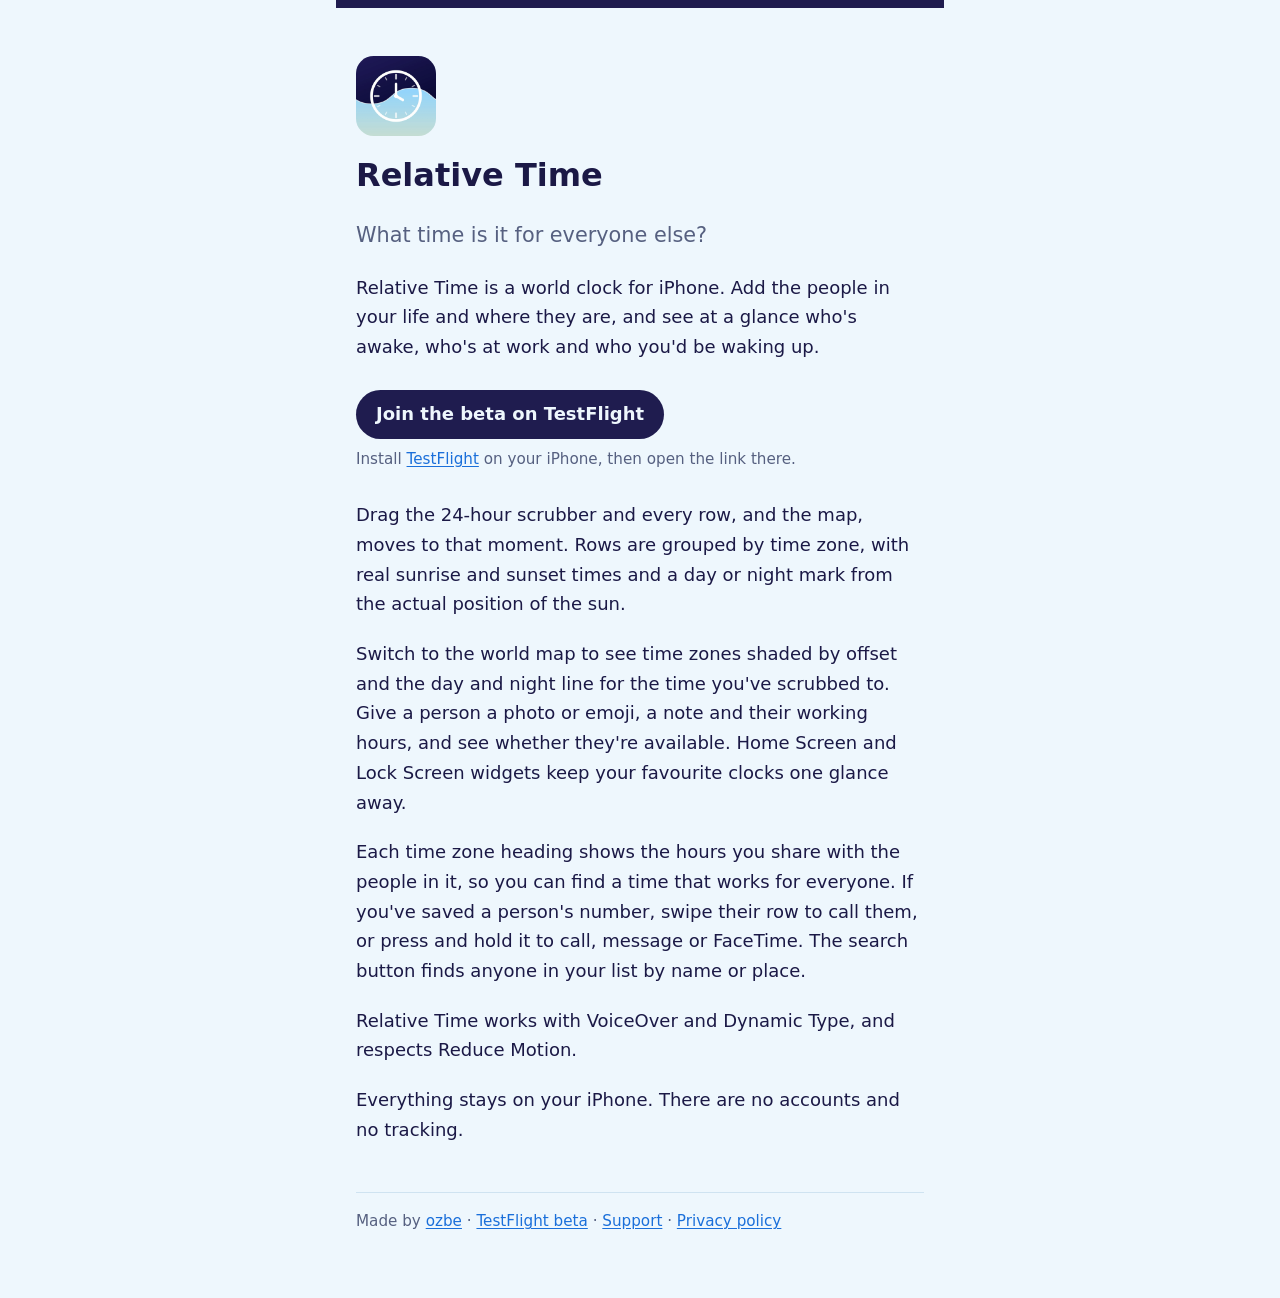
<file: index.html>
<!doctype html>
<html lang="en">
<head>
  <meta charset="utf-8">
  <meta name="viewport" content="width=device-width, initial-scale=1">
  <title>Relative Time</title>
  <meta name="description" content="A world clock for the people and places you care about, with a map, a scrubber and widgets.">
  <meta property="og:site_name" content="Relative Time">
  <meta property="og:title" content="Relative Time">
  <meta property="og:description" content="A world clock for the people and places you care about, with a map, a scrubber and widgets.">
  <link rel="canonical" href="https://relativetime.ozbe.dev/">
  <meta name="theme-color" content="#eef7fd" media="(prefers-color-scheme: light)">
  <meta name="theme-color" content="#14123a" media="(prefers-color-scheme: dark)">
  <link rel="icon" href="icon.png">
  <link rel="stylesheet" href="style.css">
</head>
<body>
  <main>
    <img class="icon" src="icon.png" alt="Relative Time app icon">
    <h1>Relative Time</h1>
    <p class="lede">What time is it for everyone else?</p>
    <p>Relative Time is a world clock for iPhone. Add the people in your life and where they are, and see at a glance who's awake, who's at work and who you'd be waking up.</p>
    <p class="beta"><a class="button" href="https://testflight.apple.com/join/cBEBUjZW">Join the beta on TestFlight</a><br>
    <span class="note">Install <a href="https://apps.apple.com/app/testflight/id899247664">TestFlight</a> on your iPhone, then open the link there.</span></p>
    <p>Drag the 24-hour scrubber and every row, and the map, moves to that moment. Rows are grouped by time zone, with real sunrise and sunset times and a day or night mark from the actual position of the sun.</p>
    <p>Switch to the world map to see time zones shaded by offset and the day and night line for the time you've scrubbed to. Give a person a photo or emoji, a note and their working hours, and see whether they're available. Home Screen and Lock Screen widgets keep your favourite clocks one glance away.</p>
    <p>Each time zone heading shows the hours you share with the people in it, so you can find a time that works for everyone. If you've saved a person's number, swipe their row to call them, or press and hold it to call, message or FaceTime. The search button finds anyone in your list by name or place.</p>
    <p>Relative Time works with VoiceOver and Dynamic Type, and respects Reduce Motion.</p>
    <p>Everything stays on your iPhone. There are no accounts and no tracking.</p>
    <footer>
      Made by <a href="https://ozbe.dev/" rel="author">ozbe</a> · <a href="https://testflight.apple.com/join/cBEBUjZW">TestFlight beta</a> · <a href="support/">Support</a> · <a href="privacy/">Privacy policy</a>
    </footer>
  </main>
</body>
</html>
</file>
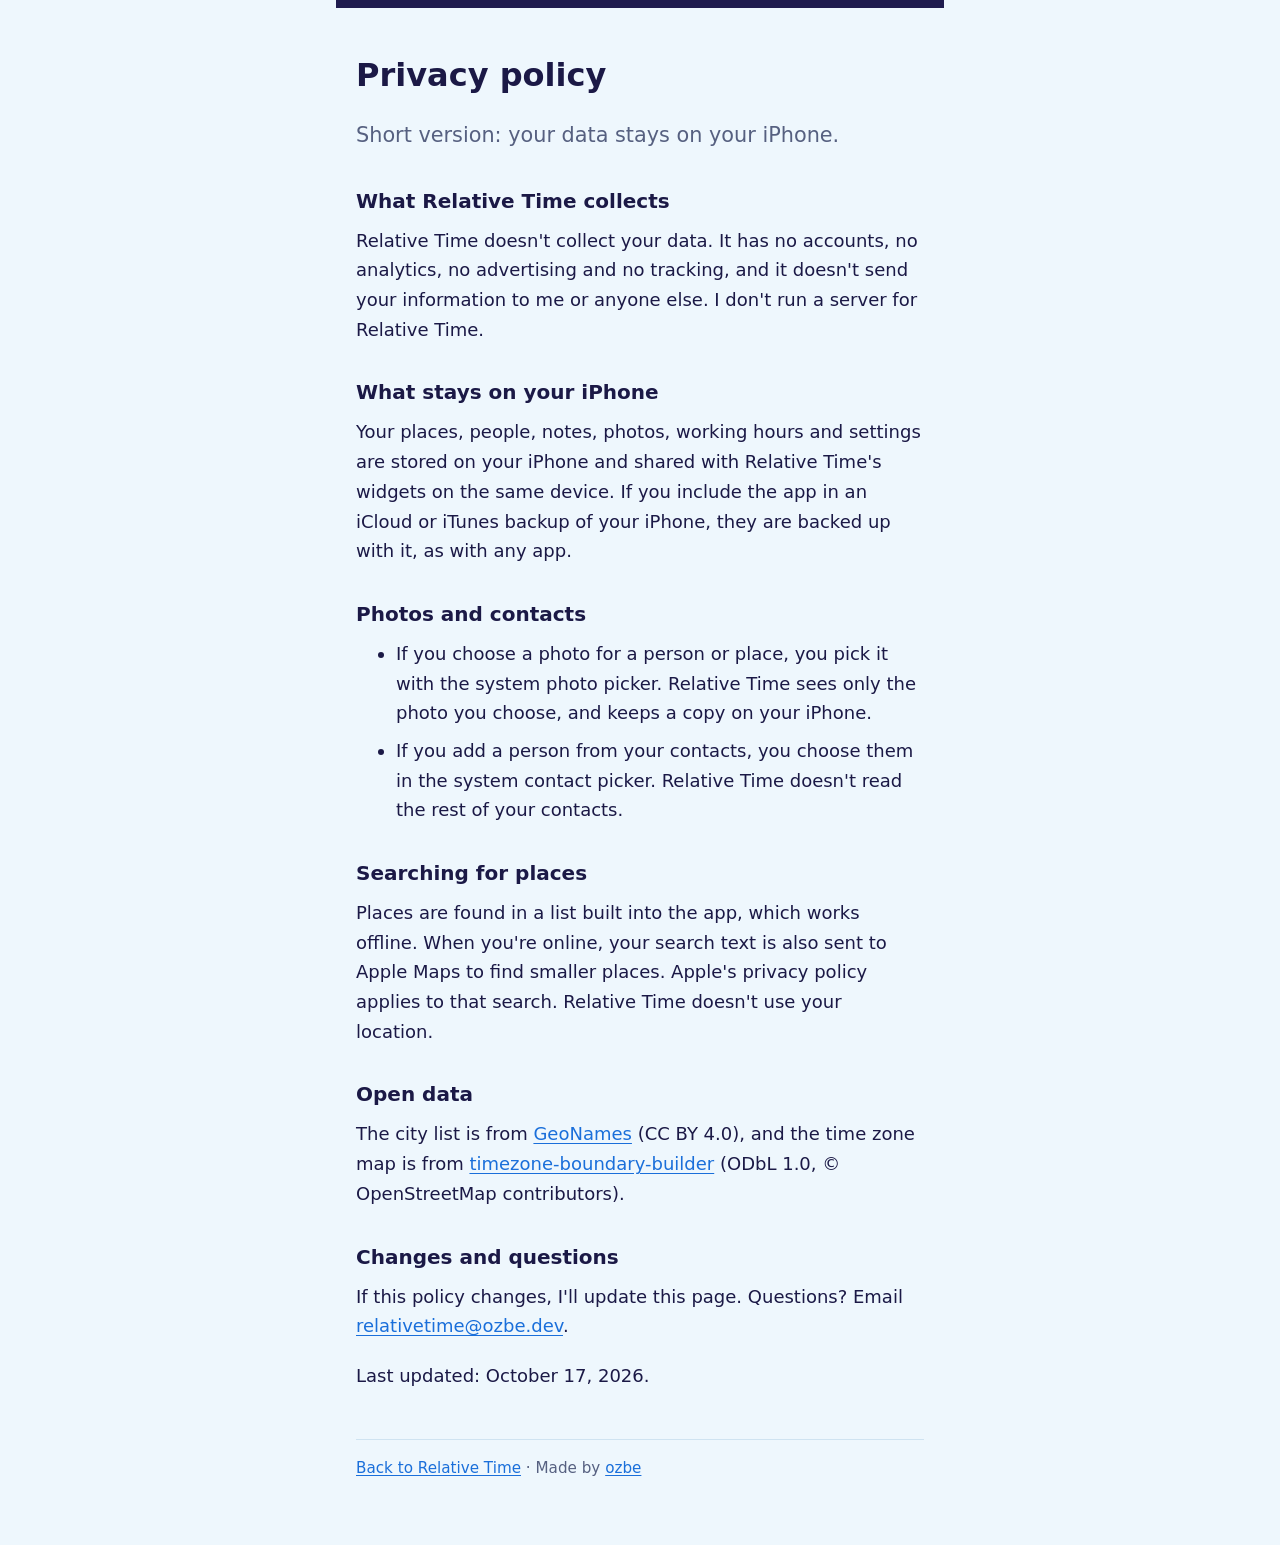
<file: privacy/index.html>
<!doctype html>
<html lang="en">
<head>
  <meta charset="utf-8">
  <meta name="viewport" content="width=device-width, initial-scale=1">
  <title>Relative Time Privacy Policy</title>
  <meta name="description" content="What Relative Time does and doesn't do with your data.">
  <meta property="og:site_name" content="Relative Time">
  <meta property="og:title" content="Relative Time Privacy Policy">
  <meta property="og:description" content="What Relative Time does and doesn't do with your data.">
  <link rel="canonical" href="https://relativetime.ozbe.dev/privacy/">
  <meta name="theme-color" content="#eef7fd" media="(prefers-color-scheme: light)">
  <meta name="theme-color" content="#14123a" media="(prefers-color-scheme: dark)">
  <link rel="icon" href="../icon.png">
  <link rel="stylesheet" href="../style.css">
</head>
<body>
  <main>
    <h1>Privacy policy</h1>
    <p class="lede">Short version: your data stays on your iPhone.</p>
    <h2>What Relative Time collects</h2>
    <p>Relative Time doesn't collect your data. It has no accounts, no analytics, no advertising and no tracking, and it doesn't send your information to me or anyone else. I don't run a server for Relative Time.</p>
    <h2>What stays on your iPhone</h2>
    <p>Your places, people, notes, photos, working hours and settings are stored on your iPhone and shared with Relative Time's widgets on the same device. If you include the app in an iCloud or iTunes backup of your iPhone, they are backed up with it, as with any app.</p>
    <h2>Photos and contacts</h2>
    <ul>
      <li>If you choose a photo for a person or place, you pick it with the system photo picker. Relative Time sees only the photo you choose, and keeps a copy on your iPhone.</li>
      <li>If you add a person from your contacts, you choose them in the system contact picker. Relative Time doesn't read the rest of your contacts.</li>
    </ul>
    <h2>Searching for places</h2>
    <p>Places are found in a list built into the app, which works offline. When you're online, your search text is also sent to Apple Maps to find smaller places. Apple's privacy policy applies to that search. Relative Time doesn't use your location.</p>
    <h2>Open data</h2>
    <p>The city list is from <a href="https://www.geonames.org">GeoNames</a> (CC BY 4.0), and the time zone map is from <a href="https://github.com/evansiroky/timezone-boundary-builder">timezone-boundary-builder</a> (ODbL 1.0, © OpenStreetMap contributors).</p>
    <h2>Changes and questions</h2>
    <p>If this policy changes, I'll update this page. Questions? Email <a href="mailto:relativetime@ozbe.dev">relativetime@ozbe.dev</a>.</p>
    <p>Last updated: October 17, 2026.</p>
    <footer><a href="../">Back to Relative Time</a> · Made by <a href="https://ozbe.dev/" rel="author">ozbe</a></footer>
  </main>
</body>
</html>
</file>
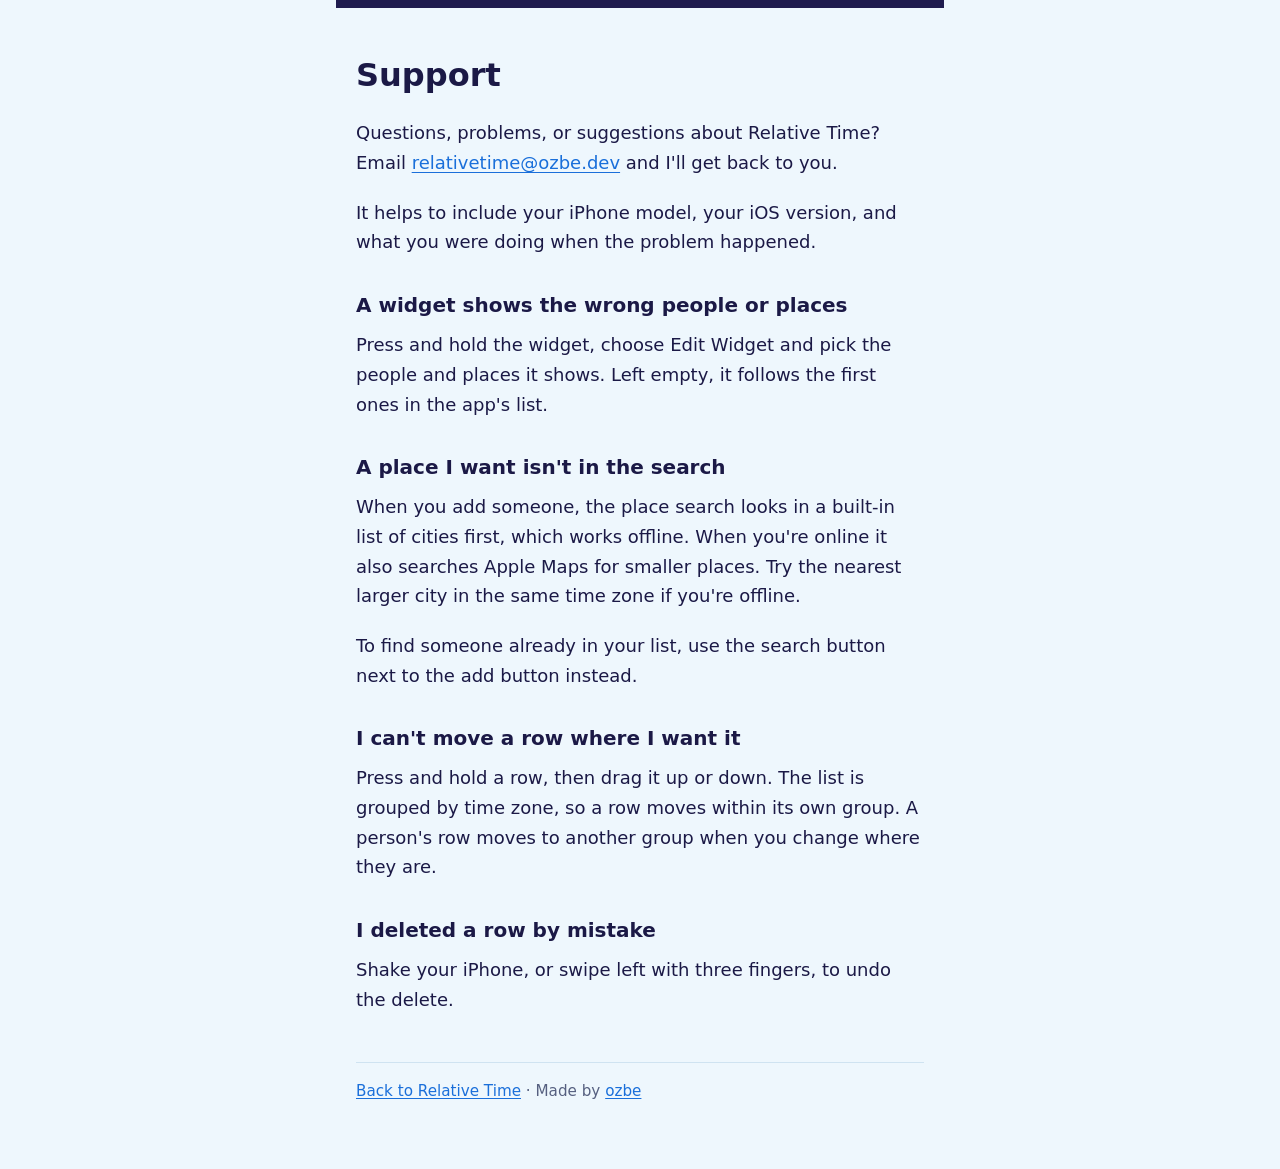
<file: support/index.html>
<!doctype html>
<html lang="en">
<head>
  <meta charset="utf-8">
  <meta name="viewport" content="width=device-width, initial-scale=1">
  <title>Relative Time Support</title>
  <meta name="description" content="Questions or problems with Relative Time? Get in touch.">
  <meta property="og:site_name" content="Relative Time">
  <meta property="og:title" content="Relative Time Support">
  <meta property="og:description" content="Questions or problems with Relative Time? Get in touch.">
  <link rel="canonical" href="https://relativetime.ozbe.dev/support/">
  <meta name="theme-color" content="#eef7fd" media="(prefers-color-scheme: light)">
  <meta name="theme-color" content="#14123a" media="(prefers-color-scheme: dark)">
  <link rel="icon" href="../icon.png">
  <link rel="stylesheet" href="../style.css">
</head>
<body>
  <main>
    <h1>Support</h1>
    <p>Questions, problems, or suggestions about Relative Time? Email <a href="mailto:relativetime@ozbe.dev">relativetime@ozbe.dev</a> and I'll get back to you.</p>
    <p>It helps to include your iPhone model, your iOS version, and what you were doing when the problem happened.</p>
    <h2>A widget shows the wrong people or places</h2>
    <p>Press and hold the widget, choose Edit Widget and pick the people and places it shows. Left empty, it follows the first ones in the app's list.</p>
    <h2>A place I want isn't in the search</h2>
    <p>When you add someone, the place search looks in a built-in list of cities first, which works offline. When you're online it also searches Apple Maps for smaller places. Try the nearest larger city in the same time zone if you're offline.</p>
    <p>To find someone already in your list, use the search button next to the add button instead.</p>
    <h2>I can't move a row where I want it</h2>
    <p>Press and hold a row, then drag it up or down. The list is grouped by time zone, so a row moves within its own group. A person's row moves to another group when you change where they are.</p>
    <h2>I deleted a row by mistake</h2>
    <p>Shake your iPhone, or swipe left with three fingers, to undo the delete.</p>
    <footer><a href="../">Back to Relative Time</a> · Made by <a href="https://ozbe.dev/" rel="author">ozbe</a></footer>
  </main>
</body>
</html>
</file>
<file: style.css>
:root {
  color-scheme: light dark;
  --bg: #eef7fd;
  --fg: #1b1946;
  --muted: #566080;
  --link: #1a6fda;
  --accent: #1f1c4f;
  --accent-2: #92d3fa;
  --rule: #cfe3f1;
}
@media (prefers-color-scheme: dark) {
  :root {
    --bg: #14123a;
    --fg: #e9eefb;
    --muted: #a3acd0;
    --link: #4a9eff;
    --accent: #92d3fa;
    --accent-2: #2a2766;
    --rule: #2b2963;
  }
}
html { background: var(--bg); }
* { box-sizing: border-box; }
body {
  margin: 0;
  background: var(--bg);
  color: var(--fg);
  font: 1.125rem/1.65 ui-rounded, "SF Pro Rounded", -apple-system, system-ui, sans-serif;
  -webkit-text-size-adjust: 100%;
}
main { max-width: 38rem; margin: 0 auto; padding: 3rem 1.25rem 4rem; border-top: .5rem solid var(--accent); }
h1 { font-size: 2rem; line-height: 1.2; margin: 0 0 1.5rem; }
h2 { font-size: 1.25rem; margin: 2rem 0 .5rem; }
p, ul { margin: 0 0 1.25rem; }
li { margin-bottom: .5rem; }
a { color: var(--link); text-underline-offset: .15em; }
.icon { width: 5rem; height: 5rem; border-radius: 22%; display: block; margin-bottom: 1.25rem; }
.lede { font-size: 1.3rem; color: var(--muted); }
.beta { margin: 1.75rem 0; }
.button { display: inline-block; padding: .6rem 1.25rem; border-radius: 999px; background: var(--accent); color: var(--bg); font-weight: 600; text-decoration: none; }
.note { display: inline-block; margin-top: .5rem; color: var(--muted); font-size: .95rem; }
footer { margin-top: 3rem; padding-top: 1rem; border-top: 1px solid var(--rule); color: var(--muted); font-size: .95rem; }
</file>
